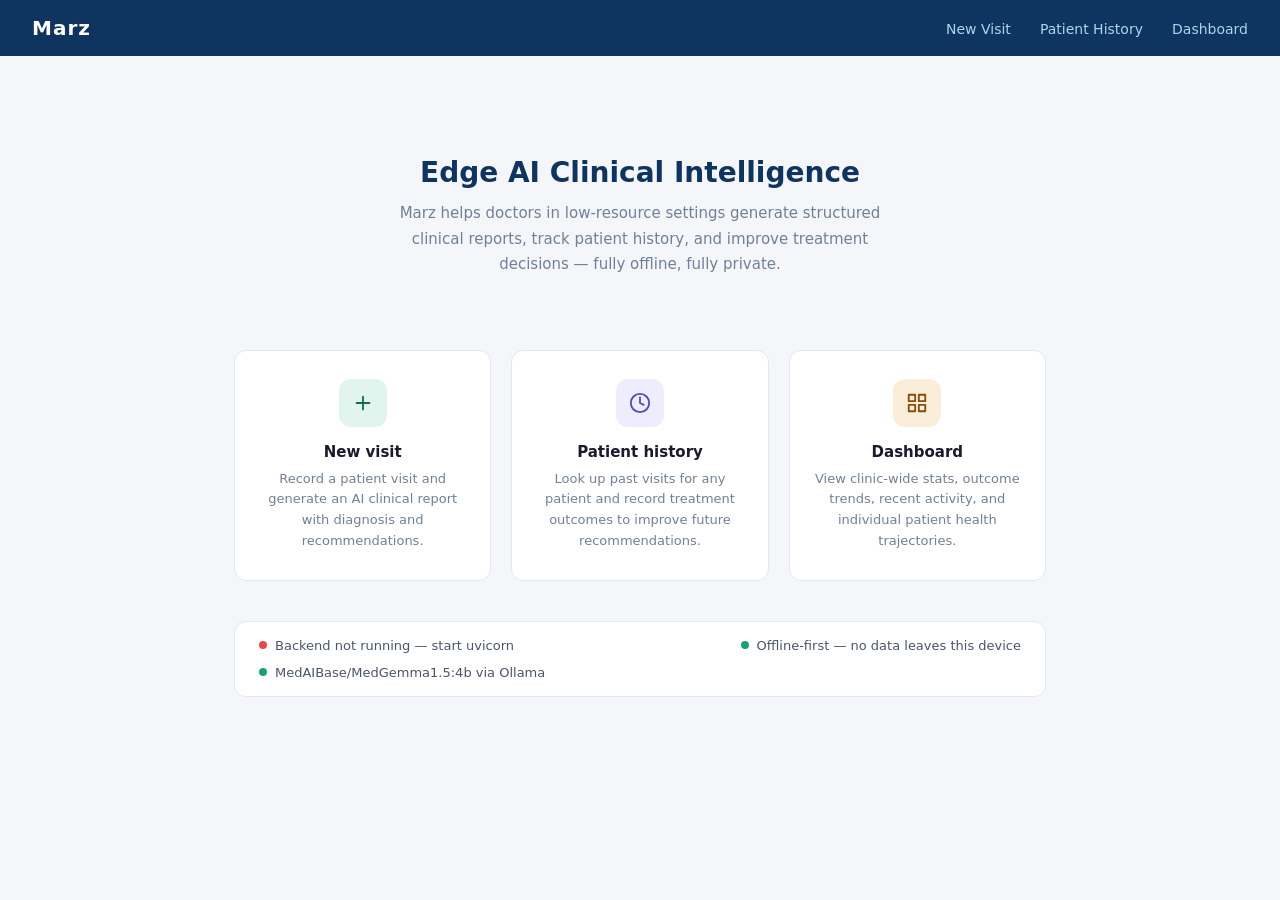
<file: frontend/index.html>
<!DOCTYPE html>
<html lang="en">
<head>
    <meta charset="UTF-8">
    <meta name="viewport" content="width=device-width, initial-scale=1.0">
    <title>Marz — Clinical AI</title>
    <link rel="stylesheet" href="css/main.css">
    <style>
        .hero {
            text-align: center;
            padding: 60px 24px 40px;
        }
        .hero h2 {
            font-size: 28px;
            font-weight: 700;
            color: #0f3460;
            margin-bottom: 12px;
        }
        .hero p {
            font-size: 15px;
            color: #718096;
            max-width: 520px;
            margin: 0 auto 32px;
            line-height: 1.7;
        }
        .action-grid {
            display: grid;
            grid-template-columns: repeat(3, 1fr);
            gap: 20px;
            margin-bottom: 40px;
        }
        .action-card {
            background: #fff;
            border: 1px solid #e2e8f0;
            border-radius: 12px;
            padding: 28px 24px;
            text-align: center;
            text-decoration: none;
            color: inherit;
            transition: box-shadow 0.2s, transform 0.2s;
            display: block;
        }
        .action-card:hover {
            box-shadow: 0 4px 20px rgba(0,0,0,0.08);
            transform: translateY(-2px);
        }
        .action-icon {
            width: 48px;
            height: 48px;
            border-radius: 12px;
            margin: 0 auto 16px;
            display: flex;
            align-items: center;
            justify-content: center;
            font-size: 22px;
        }
        .action-card h3 {
            font-size: 15px;
            font-weight: 600;
            margin-bottom: 8px;
            color: #1a1a2e;
        }
        .action-card p {
            font-size: 13px;
            color: #718096;
            line-height: 1.6;
        }
        .status-bar {
            background: #fff;
            border: 1px solid #e2e8f0;
            border-radius: 12px;
            padding: 16px 24px;
            display: flex;
            align-items: center;
            justify-content: space-between;
            flex-wrap: wrap;
            gap: 12px;
        }
        .status-item {
            display: flex;
            align-items: center;
            gap: 8px;
            font-size: 13px;
            color: #4a5568;
        }
        .dot {
            width: 8px;
            height: 8px;
            border-radius: 50%;
            background: #ccc;
        }
        .dot.green { background: #1D9E75; }
        .dot.red   { background: #E24B4A; }
    </style>
</head>
<body>

<nav class="navbar">
    <h1>Marz</h1>
    <div>
        <a href="visit.html">New Visit</a>
        <a href="history.html">Patient History</a>
        <a href="dashboard.html">Dashboard</a>
    </div>
</nav>

<div class="container">

    <div class="hero">
        <h2>Edge AI Clinical Intelligence</h2>
        <p>Marz helps doctors in low-resource settings generate structured
           clinical reports, track patient history, and improve treatment
           decisions — fully offline, fully private.</p>
    </div>

    <div class="action-grid">
        <a href="visit.html" class="action-card">
            <div class="action-icon"
                 style="background:#E1F5EE;">
                <svg width="22" height="22" viewBox="0 0 24 24"
                     fill="none" stroke="#0F6E56" stroke-width="2"
                     stroke-linecap="round" stroke-linejoin="round">
                    <path d="M12 5v14M5 12h14"/>
                </svg>
            </div>
            <h3>New visit</h3>
            <p>Record a patient visit and generate an AI clinical report
               with diagnosis and recommendations.</p>
        </a>

        <a href="history.html" class="action-card">
            <div class="action-icon"
                 style="background:#EEEDFE;">
                <svg width="22" height="22" viewBox="0 0 24 24"
                     fill="none" stroke="#534AB7" stroke-width="2"
                     stroke-linecap="round" stroke-linejoin="round">
                    <circle cx="12" cy="12" r="10"/>
                    <polyline points="12 6 12 12 16 14"/>
                </svg>
            </div>
            <h3>Patient history</h3>
            <p>Look up past visits for any patient and record treatment
               outcomes to improve future recommendations.</p>
        </a>

        <a href="dashboard.html" class="action-card">
            <div class="action-icon"
                 style="background:#FAEEDA;">
                <svg width="22" height="22" viewBox="0 0 24 24"
                     fill="none" stroke="#854F0B" stroke-width="2"
                     stroke-linecap="round" stroke-linejoin="round">
                    <rect x="3" y="3" width="7" height="7"/>
                    <rect x="14" y="3" width="7" height="7"/>
                    <rect x="3" y="14" width="7" height="7"/>
                    <rect x="14" y="14" width="7" height="7"/>
                </svg>
            </div>
            <h3>Dashboard</h3>
            <p>View clinic-wide stats, outcome trends, recent activity,
               and individual patient health trajectories.</p>
        </a>
    </div>

    <div class="status-bar">
        <div class="status-item">
            <div class="dot" id="backend-dot"></div>
            <span id="backend-status">Checking backend...</span>
        </div>
        <div class="status-item">
            <div class="dot green"></div>
            <span>Offline-first — no data leaves this device</span>
        </div>
        <div class="status-item">
            <div class="dot green"></div>
            <span>MedAIBase/MedGemma1.5:4b via Ollama</span>
        </div>
    </div>

</div>

<script>
async function checkBackend() {
    const dot = document.getElementById("backend-dot");
    const label = document.getElementById("backend-status");
    try {
        const res = await fetch("http://localhost:8000/health");
        if (res.ok) {
            dot.classList.add("green");
            label.textContent = "Backend running";
        } else {
            dot.classList.add("red");
            label.textContent = "Backend error";
        }
    } catch {
        dot.classList.add("red");
        label.textContent = "Backend not running — start uvicorn";
    }
}
checkBackend();
</script>
</body>
</html>
</file>
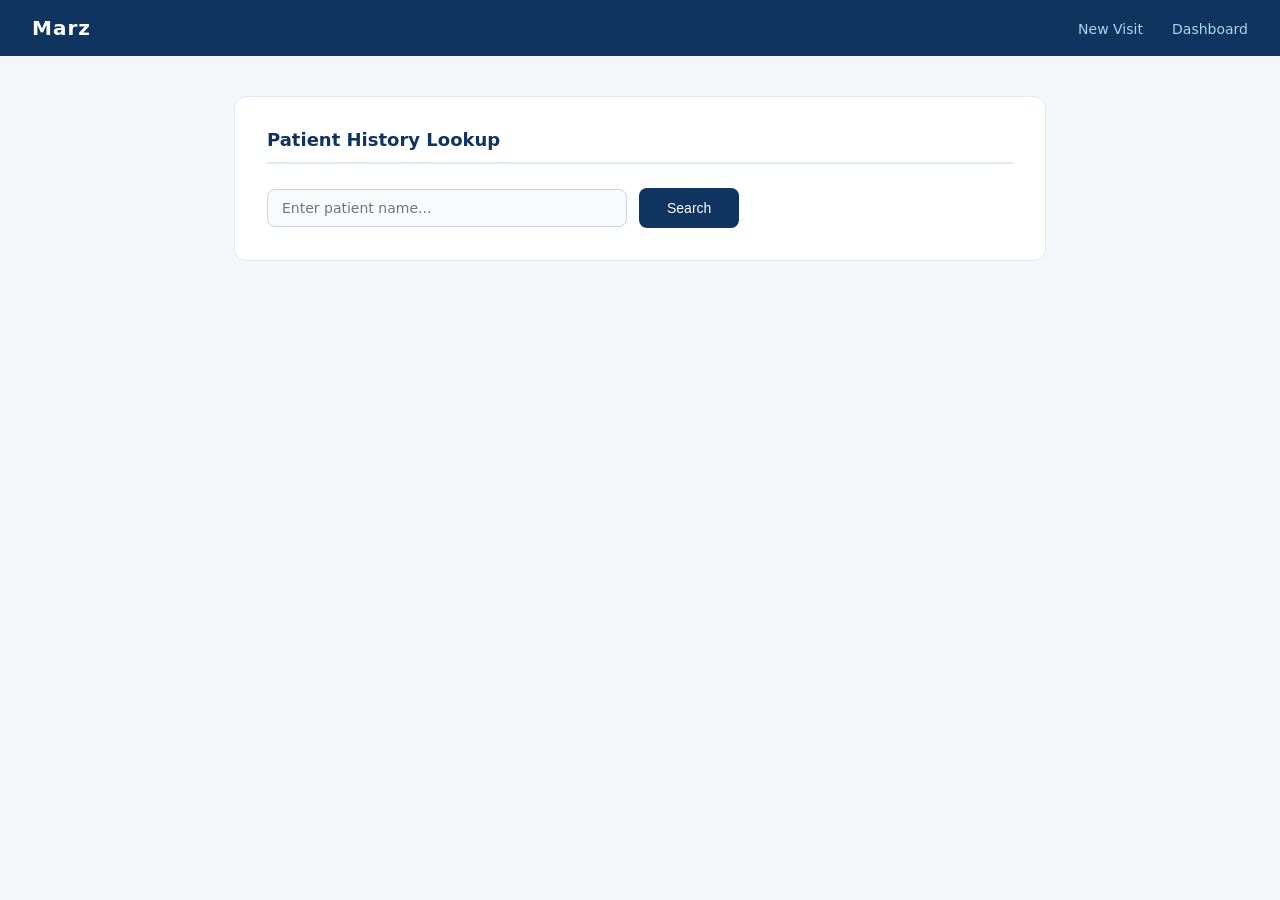
<file: frontend/history.html>
<!DOCTYPE html>
<html lang="en">
<head>
    <meta charset="UTF-8">
    <meta name="viewport" content="width=device-width, initial-scale=1.0">
    <title>Marz — Patient History</title>
    <link rel="stylesheet" href="css/main.css">
</head>
<body>

<nav class="navbar">
    <h1>Marz</h1>
    <div>
        <a href="visit.html">New Visit</a>
        <a href="dashboard.html">Dashboard</a>
    </div>
</nav>

<div class="container">
    <div class="card">
        <h2>Patient History Lookup</h2>
        <div style="display:flex; gap:12px; align-items:center;">
            <input type="text" id="search-name"
                placeholder="Enter patient name..."
                style="flex:1; max-width:360px;">
            <button class="btn btn-primary" onclick="loadHistory()">
                Search
            </button>
        </div>
        <div id="status" class="status"></div>
    </div>

    <div id="results"></div>
</div>

<script type="module">
import { getPatientHistory, logOutcome, getOutcome } from "./js/api.js";

window.loadHistory = async function() {
    const name = document.getElementById("search-name").value.trim();
    const status = document.getElementById("status");
    const results = document.getElementById("results");

    if (!name) return;

    status.className = "status loading";
    status.textContent = "Searching...";
    results.innerHTML = "";

    try {
        const data = await getPatientHistory(name);

        if (data.error) {
            status.className = "status error";
            status.textContent = "No patient found with that name.";
            return;
        }

        status.className = "status success";
        status.textContent = `Found ${data.total_visits} visit(s) for ${data.patient_name}.`;

        results.innerHTML = data.visits.map((v, i) => `
            <div class="card" id="visit-card-${v.visit_id}">
                <div style="display:flex; justify-content:space-between;
                     align-items:center; margin-bottom:16px;">
                    <h2 style="border:none; padding:0; margin:0;">
                        Visit ${data.total_visits - i}
                    </h2>
                    <span class="badge">${v.date}</span>
                </div>

                <div style="display:grid; grid-template-columns:1fr 1fr;
                     gap:16px; margin-bottom:16px;">
                    <div>
                        <label style="font-size:12px; color:#718096;">Symptoms</label>
                        <p style="font-size:14px; margin-top:4px;">
                            ${v.symptoms || "—"}
                        </p>
                    </div>
                    <div>
                        <label style="font-size:12px; color:#718096;">Observations</label>
                        <p style="font-size:14px; margin-top:4px;">
                            ${v.observations || "—"}
                        </p>
                    </div>
                    <div>
                        <label style="font-size:12px; color:#718096;">Lab results</label>
                        <p style="font-size:14px; margin-top:4px;">
                            ${v.lab_results || "—"}
                        </p>
                    </div>
                </div>

                <label style="font-size:12px; color:#718096;">Diagnosis</label>
                <div class="report-box" style="margin-top:8px; max-height:200px;">
${v.diagnosis || "No diagnosis recorded."}</div>

                <div style="margin-top:20px; border-top:1px solid #e2e8f0;
                     padding-top:16px;">
                    <label style="font-size:13px; font-weight:500;
                           color:#4a5568; display:block; margin-bottom:10px;">
                        Record treatment outcome
                    </label>
                    <div style="display:flex; gap:8px; flex-wrap:wrap;
                         margin-bottom:10px;">
                        <button class="btn btn-secondary outcome-btn"
                            onclick="selectOutcome(${v.visit_id}, 'success', this)"
                            style="font-size:13px; padding:8px 16px;">
                            Successful
                        </button>
                        <button class="btn btn-secondary outcome-btn"
                            onclick="selectOutcome(${v.visit_id}, 'partial', this)"
                            style="font-size:13px; padding:8px 16px;">
                            Partial
                        </button>
                        <button class="btn btn-secondary outcome-btn"
                            onclick="selectOutcome(${v.visit_id}, 'failed', this)"
                            style="font-size:13px; padding:8px 16px;">
                            Failed
                        </button>
                    </div>
                    <textarea id="notes-${v.visit_id}"
                        placeholder="Recovery notes (optional)..."
                        style="width:100%; margin-bottom:8px; min-height:60px;">
                    </textarea>
                    <button class="btn btn-primary"
                        onclick="submitOutcome(${v.visit_id})"
                        style="font-size:13px;">
                        Save Outcome
                    </button>
                    <div id="outcome-status-${v.visit_id}" class="status"></div>
                    <div style="margin-top:12px;">
    <a href="http://localhost:8000/api/report/${v.visit_id}/pdf"
       target="_blank"
       class="btn btn-secondary"
       style="font-size:13px; text-decoration:none; display:inline-block;">
        Download PDF report
    </a>
</div>
<div id="outcome-status-${v.visit_id}" class="status"></div>
                </div>
            </div>
        `).join("");

        for (const v of data.visits) {
            loadExistingOutcome(v.visit_id);
        }

    } catch (err) {
        status.className = "status error";
        status.textContent = "Error: " + err.message;
    }
}

const selectedOutcomes = {};

window.selectOutcome = function(visitId, value, btn) {
    selectedOutcomes[visitId] = value;
    const card = document.getElementById(`visit-card-${visitId}`);
    card.querySelectorAll(".outcome-btn").forEach(b => {
        b.style.background = "";
        b.style.color = "";
    });
    btn.style.background = "#0f3460";
    btn.style.color = "#fff";
}

window.submitOutcome = async function(visitId) {
    const statusEl = document.getElementById(`outcome-status-${visitId}`);
    const notes = document.getElementById(`notes-${visitId}`).value;
    const outcome = selectedOutcomes[visitId];

    if (!outcome) {
        statusEl.className = "status error";
        statusEl.textContent = "Please select an outcome first.";
        return;
    }

    try {
        await logOutcome(visitId, outcome, notes);
        statusEl.className = "status success";
        statusEl.textContent = "Outcome saved successfully.";
    } catch (err) {
        statusEl.className = "status error";
        statusEl.textContent = "Error: " + err.message;
    }
}

async function loadExistingOutcome(visitId) {
    try {
        const data = await getOutcome(visitId);
        if (data.treatment_success) {
            const statusEl = document.getElementById(
                `outcome-status-${visitId}`
            );
            statusEl.className = "status success";
            statusEl.textContent =
                `Previously recorded: ${data.treatment_success}` +
                (data.recovery_notes ? ` — ${data.recovery_notes}` : "");

            const card = document.getElementById(`visit-card-${visitId}`);
            card.querySelectorAll(".outcome-btn").forEach(b => {
                if (b.textContent.trim().toLowerCase()
                    .startsWith(data.treatment_success)) {
                    b.style.background = "#0f3460";
                    b.style.color = "#fff";
                }
            });
        }
    } catch (err) {
        // No outcome yet — silence is fine
    }
}
</script>
</body>
</html>
</file>
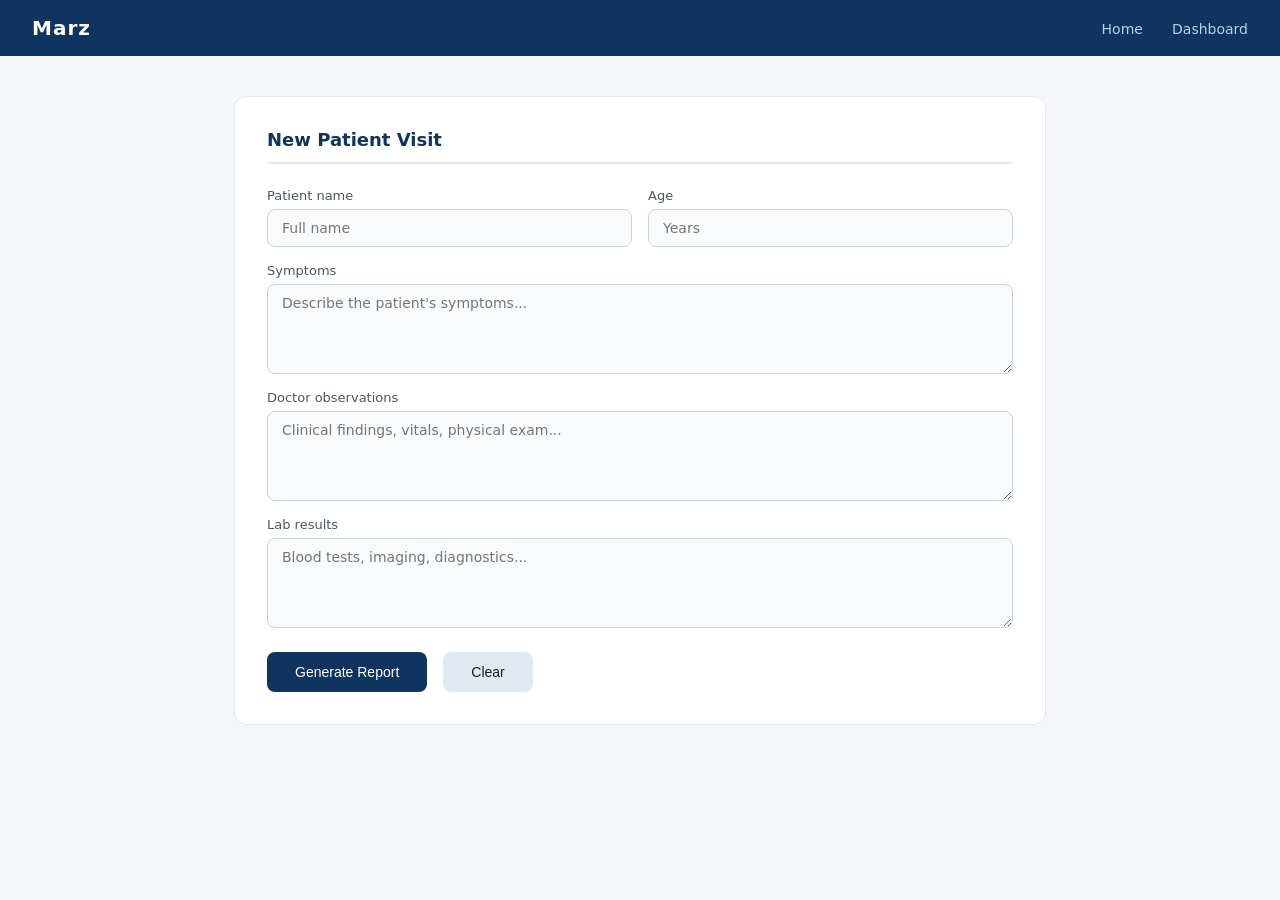
<file: frontend/visit.html>
<!DOCTYPE html>
<html lang="en">
<head>
    <meta charset="UTF-8">
    <meta name="viewport" content="width=device-width, initial-scale=1.0">
    <title>Marz — New Visit</title>
    <link rel="stylesheet" href="css/main.css">
</head>
<body>

<nav class="navbar">
    <h1>Marz</h1>
    <div>
        <a href="index.html">Home</a>
        <a href="dashboard.html">Dashboard</a>
    </div>
</nav>

<div class="container">
    <div class="card">
        <h2>New Patient Visit</h2>
        <form id="visit-form">
            <div class="form-grid">

                <div class="form-group">
                    <label for="patient_name">Patient name</label>
                    <input type="text" id="patient_name" placeholder="Full name" required>
                </div>

                <div class="form-group">
                    <label for="age">Age</label>
                    <input type="number" id="age" placeholder="Years" required>
                </div>

                <div class="form-group full-width">
                    <label for="symptoms">Symptoms</label>
                    <textarea id="symptoms" placeholder="Describe the patient's symptoms..." required></textarea>
                </div>

                <div class="form-group full-width">
                    <label for="observations">Doctor observations</label>
                    <textarea id="observations" placeholder="Clinical findings, vitals, physical exam..."></textarea>
                </div>

                <div class="form-group full-width">
                    <label for="lab_results">Lab results</label>
                    <textarea id="lab_results" placeholder="Blood tests, imaging, diagnostics..."></textarea>
                </div>

            </div>

            <div style="margin-top: 24px; display: flex; align-items: center; gap: 16px;">
                <button type="submit" id="submit-btn" class="btn btn-primary">
                    Generate Report
                </button>
                <button type="button" class="btn btn-secondary"
                    onclick="document.getElementById('visit-form').reset()">
                    Clear
                </button>
            </div>

            <div id="status" class="status"></div>
        </form>
    </div>
</div>

<script type="module" src="js/visit-form.js"></script>
</body>
</html>
</file>
<file: frontend/css/main.css>
* { box-sizing: border-box; margin: 0; padding: 0; }

body {
    font-family: system-ui, sans-serif;
    background: #f4f6f9;
    color: #1a1a2e;
    min-height: 100vh;
}

.navbar {
    background: #0f3460;
    padding: 16px 32px;
    display: flex;
    align-items: center;
    justify-content: space-between;
}

.navbar h1 {
    color: #fff;
    font-size: 20px;
    font-weight: 600;
    letter-spacing: 1px;
}

.navbar a {
    color: #a8d8ea;
    text-decoration: none;
    font-size: 14px;
    margin-left: 24px;
}

.container {
    max-width: 860px;
    margin: 40px auto;
    padding: 0 24px;
}

.card {
    background: #fff;
    border-radius: 12px;
    padding: 32px;
    border: 1px solid #e2e8f0;
    margin-bottom: 24px;
}

.card h2 {
    font-size: 18px;
    font-weight: 600;
    margin-bottom: 24px;
    color: #0f3460;
    border-bottom: 2px solid #e2e8f0;
    padding-bottom: 12px;
}

.form-grid {
    display: grid;
    grid-template-columns: 1fr 1fr;
    gap: 16px;
}

.form-group {
    display: flex;
    flex-direction: column;
    gap: 6px;
}

.form-group.full-width {
    grid-column: 1 / -1;
}

label {
    font-size: 13px;
    font-weight: 500;
    color: #4a5568;
}

input, textarea {
    padding: 10px 14px;
    border: 1px solid #cbd5e0;
    border-radius: 8px;
    font-size: 14px;
    font-family: inherit;
    background: #f8fafc;
    transition: border-color 0.2s;
}

input:focus, textarea:focus {
    outline: none;
    border-color: #0f3460;
    background: #fff;
}

textarea { resize: vertical; min-height: 90px; }

.btn {
    padding: 12px 28px;
    border-radius: 8px;
    font-size: 14px;
    font-weight: 500;
    cursor: pointer;
    border: none;
    transition: opacity 0.2s;
}

.btn:hover { opacity: 0.88; }
.btn:disabled { opacity: 0.5; cursor: not-allowed; }

.btn-primary { background: #0f3460; color: #fff; }
.btn-secondary { background: #e2e8f0; color: #1a1a2e; }

.status {
    font-size: 13px;
    padding: 10px 14px;
    border-radius: 8px;
    margin-top: 12px;
    display: none;
}

.status.loading { background: #ebf4ff; color: #2b6cb0; display: block; }
.status.success { background: #f0fff4; color: #276749; display: block; }
.status.error   { background: #fff5f5; color: #c53030; display: block; }

.report-box {
    background: #f8fafc;
    border: 1px solid #e2e8f0;
    border-radius: 8px;
    padding: 20px;
    font-size: 14px;
    line-height: 1.7;
    white-space: pre-wrap;
    max-height: 500px;
    overflow-y: auto;
}

.badge {
    display: inline-block;
    padding: 4px 10px;
    border-radius: 20px;
    font-size: 12px;
    font-weight: 500;
    background: #ebf4ff;
    color: #2b6cb0;
    margin-bottom: 16px;
}
</file>
